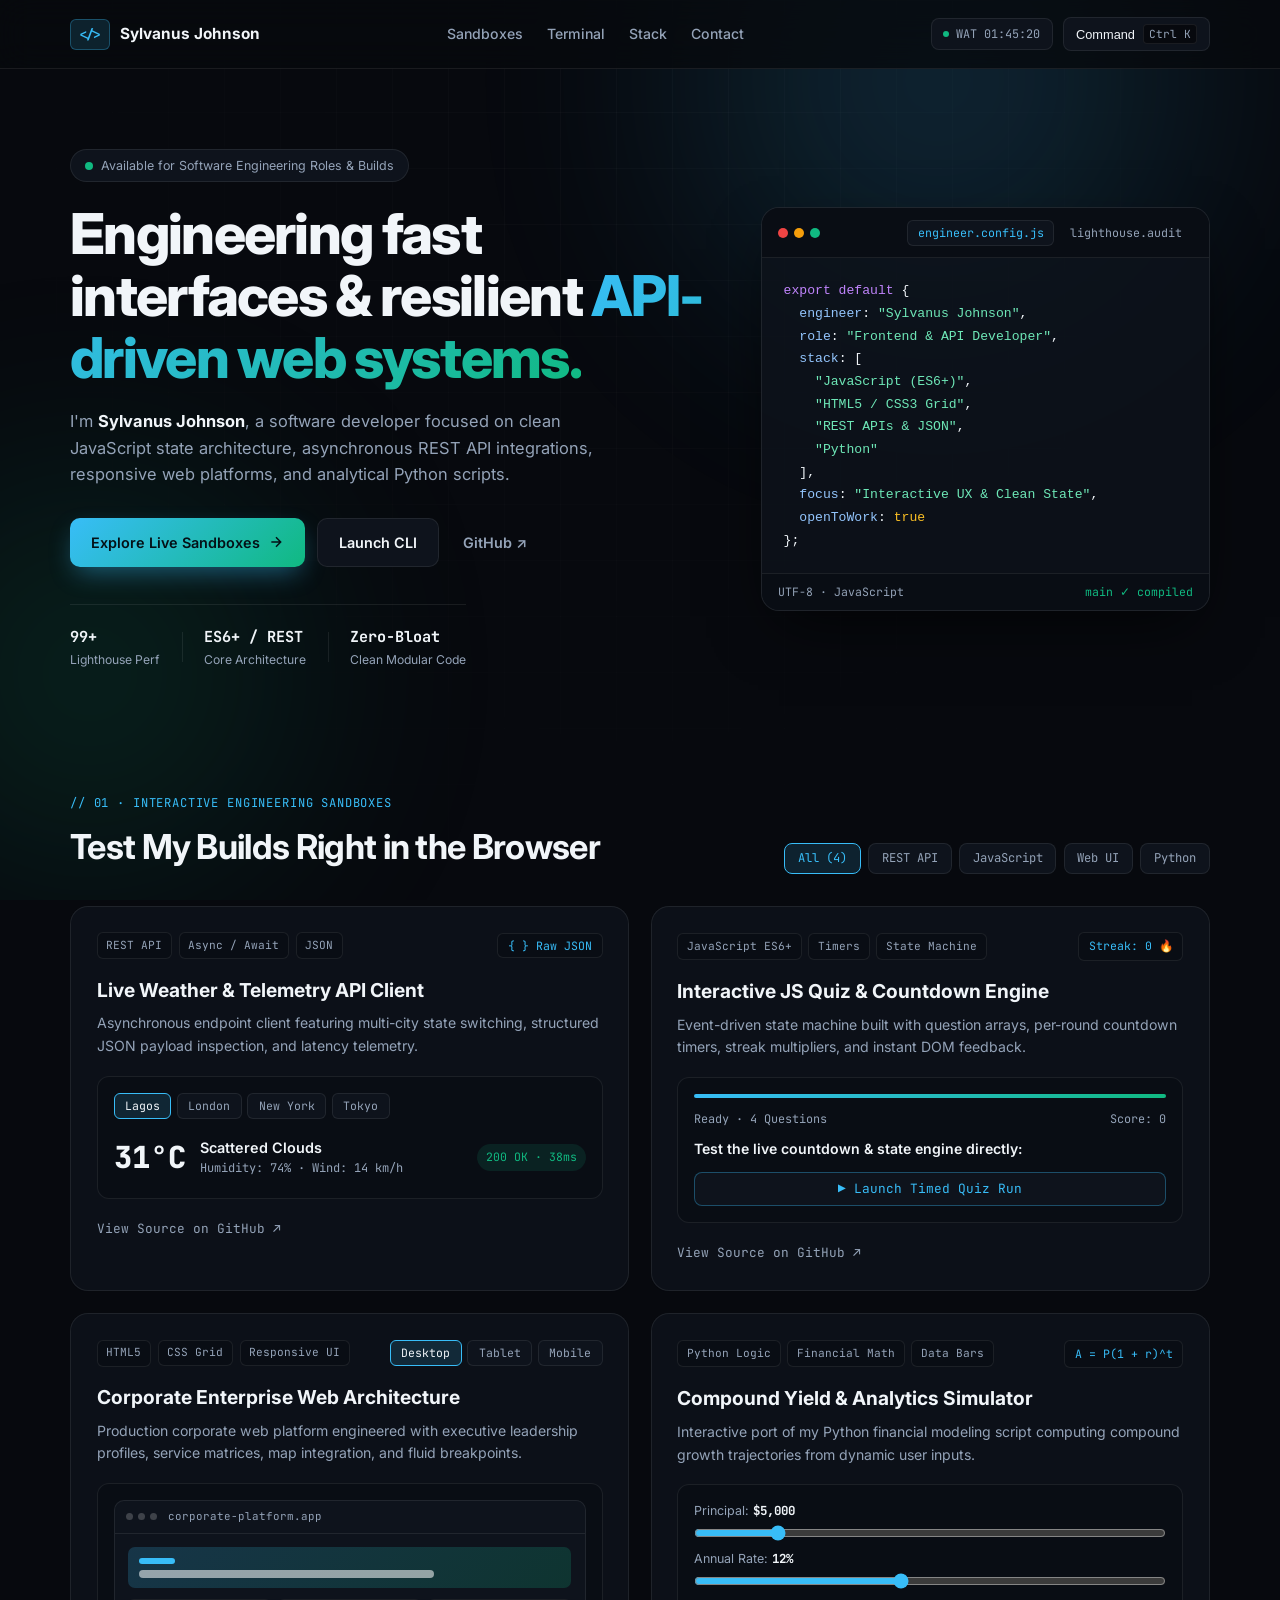
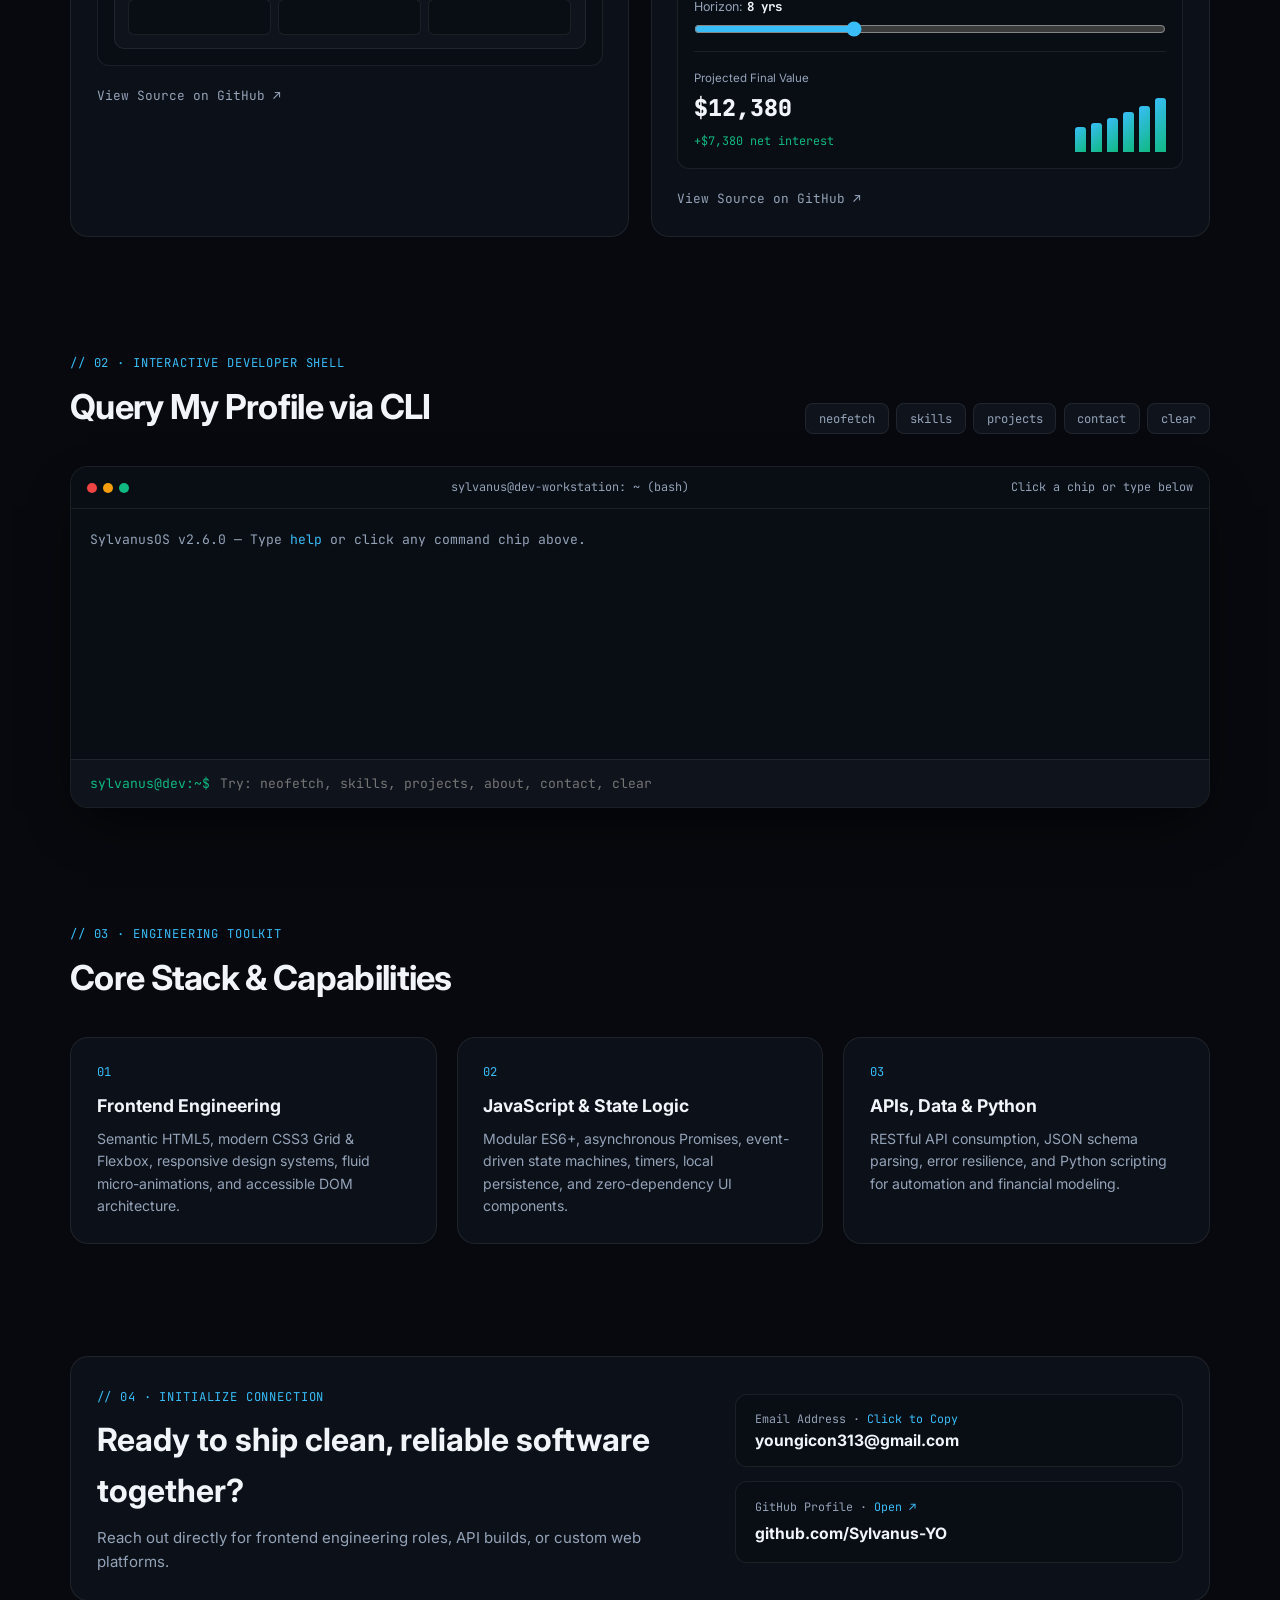
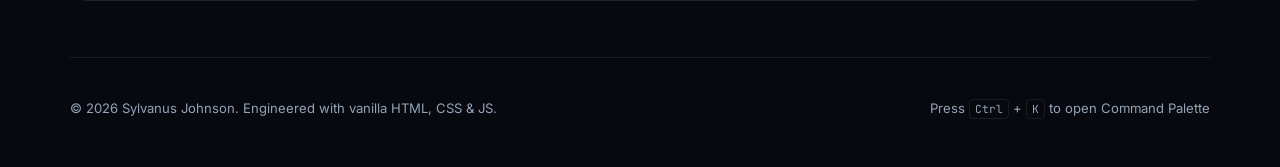
<file: index.html>
<!DOCTYPE html>
<html lang="en">
<head>
  <meta charset="UTF-8" />
  <meta name="viewport" content="width=device-width, initial-scale=1.0" />
  <title>Sylvanus Johnson — Frontend & API Software Engineer</title>
  <meta name="description" content="Software Engineering portfolio of Sylvanus Johnson — Frontend Architecture, REST API Integrations, Interactive JavaScript Systems, and Python Tooling." />
  <link rel="preconnect" href="https://fonts.googleapis.com" />
  <link rel="preconnect" href="https://fonts.gstatic.com" crossorigin />
  <link href="https://fonts.googleapis.com/css2?family=Inter:wght@400;500;600;700;800&family=JetBrains+Mono:wght@400;500;600&display=swap" rel="stylesheet" />
  <link rel="stylesheet" href="style.css" />
</head>
<body>
  <!-- Top Scroll Progress Bar -->
  <div class="scroll-progress" id="scrollProgress"></div>

  <!-- Subtle Engineering Background -->
  <div class="bg-layer" aria-hidden="true">
    <div class="bg-glow glow-cyan"></div>
    <div class="bg-glow glow-emerald"></div>
    <div class="bg-grid"></div>
  </div>

  <!-- Sticky Navigation -->
  <header class="navbar">
    <div class="container nav-inner">
      <a href="#top" class="brand">
        <span class="brand-mark">&lt;/&gt;</span>
        <span class="brand-name">Sylvanus Johnson</span>
      </a>

      <nav class="nav-links" aria-label="Primary Navigation">
        <a href="#projects">Sandboxes</a>
        <a href="#terminal-section">Terminal</a>
        <a href="#stack">Stack</a>
        <a href="#contact">Contact</a>
      </nav>

      <div class="nav-right">
        <div class="clock-pill" title="West Africa Time (UTC+1)">
          <span class="clock-dot"></span>
          <span id="liveClock">WAT --:--:--</span>
        </div>
        <button id="cmdTrigger" class="cmd-btn" type="button" aria-label="Open Command Palette">
          <span>Command</span>
          <kbd>Ctrl K</kbd>
        </button>
      </div>
    </div>
  </header>

  <main id="top" class="container">
    <!-- HERO SECTION -->
    <section class="hero reveal">
      <div class="hero-copy">
        <div class="status-pill">
          <span class="pulse-dot"></span>
          <span>Available for Software Engineering Roles &amp; Builds</span>
        </div>

        <h1 class="hero-title">
          Engineering fast interfaces &amp; resilient <span class="text-gradient">API-driven web systems.</span>
        </h1>

        <p class="hero-sub">
          I'm <strong>Sylvanus Johnson</strong>, a software developer focused on clean JavaScript state architecture, asynchronous REST API integrations, responsive web platforms, and analytical Python scripts.
        </p>

        <div class="hero-actions">
          <a href="#projects" class="btn btn-primary">
            <span>Explore Live Sandboxes</span>
            <svg width="16" height="16" viewBox="0 0 24 24" fill="none" stroke="currentColor" stroke-width="2.2">
              <path d="M5 12h14M12 5l7 7-7 7" />
            </svg>
          </a>
          <a href="#terminal-section" class="btn btn-secondary">Launch CLI</a>
          <a href="https://github.com/Sylvanus-YO" target="_blank" rel="noopener noreferrer" class="btn btn-ghost">
            GitHub ↗
          </a>
        </div>

        <div class="hero-stats">
          <div class="stat-block">
            <span class="stat-num">99+</span>
            <span class="stat-label">Lighthouse Perf</span>
          </div>
          <div class="stat-divider"></div>
          <div class="stat-block">
            <span class="stat-num">ES6+ / REST</span>
            <span class="stat-label">Core Architecture</span>
          </div>
          <div class="stat-divider"></div>
          <div class="stat-block">
            <span class="stat-num">Zero-Bloat</span>
            <span class="stat-label">Clean Modular Code</span>
          </div>
        </div>
      </div>

      <!-- 3D Tilt Interactive IDE / Telemetry Card -->
      <div class="hero-ide-wrap">
        <div class="ide-card" id="ideTilt">
          <div class="ide-bar">
            <div class="ide-dots">
              <span class="dot-red"></span>
              <span class="dot-yellow"></span>
              <span class="dot-green"></span>
            </div>
            <div class="ide-tabs">
              <button class="ide-tab active" data-tab="config" type="button">engineer.config.js</button>
              <button class="ide-tab" data-tab="audit" type="button">lighthouse.audit</button>
            </div>
          </div>

          <!-- Tab 1: Code Config -->
          <div class="ide-body" id="ideTabConfig">
<pre class="code-block"><code><span class="c-kw">export default</span> {
  <span class="c-prop">engineer</span>: <span class="c-str">"Sylvanus Johnson"</span>,
  <span class="c-prop">role</span>: <span class="c-str">"Frontend &amp; API Developer"</span>,
  <span class="c-prop">stack</span>: [
    <span class="c-str">"JavaScript (ES6+)"</span>,
    <span class="c-str">"HTML5 / CSS3 Grid"</span>,
    <span class="c-str">"REST APIs &amp; JSON"</span>,
    <span class="c-str">"Python"</span>
  ],
  <span class="c-prop">focus</span>: <span class="c-str">"Interactive UX &amp; Clean State"</span>,
  <span class="c-prop">openToWork</span>: <span class="c-bool">true</span>
};</code></pre>
          </div>

          <!-- Tab 2: Lighthouse Telemetry -->
          <div class="ide-body hidden" id="ideTabAudit">
            <div class="audit-grid">
              <div class="audit-item">
                <div class="audit-ring">100</div>
                <span>Performance</span>
              </div>
              <div class="audit-item">
                <div class="audit-ring">99</div>
                <span>Accessibility</span>
              </div>
              <div class="audit-item">
                <div class="audit-ring">100</div>
                <span>Best Practices</span>
              </div>
              <div class="audit-item">
                <div class="audit-ring">100</div>
                <span>SEO Ready</span>
              </div>
            </div>
            <div class="audit-note">
              Verified zero-layout-shift (CLS 0.00) &amp; semantic DOM structure.
            </div>
          </div>

          <div class="ide-footer">
            <span>UTF-8 · JavaScript</span>
            <span class="ide-branch">main ✓ compiled</span>
          </div>
        </div>
      </div>
    </section>

    <!-- INTERACTIVE PROJECT SANDBOXES -->
    <section id="projects" class="section reveal">
      <div class="section-head">
        <div>
          <span class="eyebrow">// 01 · INTERACTIVE ENGINEERING SANDBOXES</span>
          <h2 class="section-title">Test My Builds Right in the Browser</h2>
        </div>

        <div class="filter-bar" role="tablist" aria-label="Filter Projects">
          <button class="filter-btn active" data-filter="all" type="button">All (4)</button>
          <button class="filter-btn" data-filter="api" type="button">REST API</button>
          <button class="filter-btn" data-filter="js" type="button">JavaScript</button>
          <button class="filter-btn" data-filter="web" type="button">Web UI</button>
          <button class="filter-btn" data-filter="python" type="button">Python</button>
        </div>
      </div>

      <div class="projects-grid">
        <!-- Sandbox 1: Weather & Telemetry REST API -->
        <article class="project-card spotlight-card" data-category="api">
          <div class="card-meta">
            <div class="tags">
              <span>REST API</span>
              <span>Async / Await</span>
              <span>JSON</span>
            </div>
            <button class="code-pill" id="toggleWeatherJson" type="button">{ } Raw JSON</button>
          </div>

          <h3 class="card-title">Live Weather &amp; Telemetry API Client</h3>
          <p class="card-desc">
            Asynchronous endpoint client featuring multi-city state switching, structured JSON payload inspection, and latency telemetry.
          </p>

          <div class="sandbox-box">
            <div class="seg-controls" id="citySelector">
              <button class="seg-btn active" data-city="lagos" type="button">Lagos</button>
              <button class="seg-btn" data-city="london" type="button">London</button>
              <button class="seg-btn" data-city="newyork" type="button">New York</button>
              <button class="seg-btn" data-city="tokyo" type="button">Tokyo</button>
            </div>

            <div id="weatherVisual" class="weather-visual">
              <div class="weather-main">
                <span class="weather-temp" id="wTemp">31°C</span>
                <div>
                  <div class="weather-cond" id="wCond">Scattered Clouds</div>
                  <div class="weather-sub" id="wSub">Humidity: 74% · Wind: 14 km/h</div>
                </div>
              </div>
              <span class="http-badge" id="wLatency">200 OK · 38ms</span>
            </div>

            <pre id="weatherJson" class="json-viewer hidden"></pre>
          </div>

          <div class="card-links">
            <a href="https://github.com/Sylvanus-YO" target="_blank" rel="noopener noreferrer">View Source on GitHub ↗</a>
          </div>
        </article>

        <!-- Sandbox 2: Interactive JS Timed Quiz Engine -->
        <article class="project-card spotlight-card" data-category="js">
          <div class="card-meta">
            <div class="tags">
              <span>JavaScript ES6+</span>
              <span>Timers</span>
              <span>State Machine</span>
            </div>
            <span class="live-indicator" id="quizStreakBadge">Streak: 0 🔥</span>
          </div>

          <h3 class="card-title">Interactive JS Quiz &amp; Countdown Engine</h3>
          <p class="card-desc">
            Event-driven state machine built with question arrays, per-round countdown timers, streak multipliers, and instant DOM feedback.
          </p>

          <div class="sandbox-box quiz-sandbox">
            <div class="timer-track">
              <div class="timer-fill" id="quizTimerBar"></div>
            </div>

            <div class="quiz-header">
              <span id="quizStep">Ready · 4 Questions</span>
              <span id="quizScore">Score: 0</span>
            </div>

            <p class="quiz-prompt" id="quizPrompt">Test the live countdown &amp; state engine directly:</p>
            <div class="quiz-choices" id="quizChoices">
              <button class="quiz-btn start-quiz-btn" id="startQuizBtn" type="button">▶ Launch Timed Quiz Run</button>
            </div>
          </div>

          <div class="card-links">
            <a href="https://github.com/Sylvanus-YO" target="_blank" rel="noopener noreferrer">View Source on GitHub ↗</a>
          </div>
        </article>

        <!-- Sandbox 3: Corporate Web Platform & Responsive Scrubber -->
        <article class="project-card spotlight-card" data-category="web">
          <div class="card-meta">
            <div class="tags">
              <span>HTML5</span>
              <span>CSS Grid</span>
              <span>Responsive UI</span>
            </div>
            <div class="seg-controls compact" id="vpControls">
              <button class="seg-btn active" data-vp="desktop" type="button">Desktop</button>
              <button class="seg-btn" data-vp="tablet" type="button">Tablet</button>
              <button class="seg-btn" data-vp="mobile" type="button">Mobile</button>
            </div>
          </div>

          <h3 class="card-title">Corporate Enterprise Web Architecture</h3>
          <p class="card-desc">
            Production corporate web platform engineered with executive leadership profiles, service matrices, map integration, and fluid breakpoints.
          </p>

          <div class="sandbox-box vp-stage">
            <div class="mini-browser" id="miniBrowser" data-mode="desktop">
              <div class="mini-bar">
                <span></span><span></span><span></span>
                <em>corporate-platform.app</em>
              </div>
              <div class="mini-content">
                <div class="mini-hero">
                  <div class="mini-pill"></div>
                  <div class="mini-line w-70"></div>
                </div>
                <div class="mini-grid">
                  <div class="mini-card"></div>
                  <div class="mini-card"></div>
                  <div class="mini-card"></div>
                </div>
              </div>
            </div>
          </div>

          <div class="card-links">
            <a href="https://github.com/Sylvanus-YO" target="_blank" rel="noopener noreferrer">View Source on GitHub ↗</a>
          </div>
        </article>

        <!-- Sandbox 4: Python Compound Financial Simulator -->
        <article class="project-card spotlight-card" data-category="python">
          <div class="card-meta">
            <div class="tags">
              <span>Python Logic</span>
              <span>Financial Math</span>
              <span>Data Bars</span>
            </div>
            <span class="code-pill">A = P(1 + r)^t</span>
          </div>

          <h3 class="card-title">Compound Yield &amp; Analytics Simulator</h3>
          <p class="card-desc">
            Interactive port of my Python financial modeling script computing compound growth trajectories from dynamic user inputs.
          </p>

          <div class="sandbox-box calc-sandbox">
            <div class="sliders-grid">
              <label>
                <span>Principal: <strong id="lblPrincipal">$5,000</strong></span>
                <input type="range" id="rngPrincipal" min="1000" max="25000" step="1000" value="5000" />
              </label>
              <label>
                <span>Annual Rate: <strong id="lblRate">12%</strong></span>
                <input type="range" id="rngRate" min="2" max="25" step="1" value="12" />
              </label>
              <label>
                <span>Horizon: <strong id="lblYears">8 yrs</strong></span>
                <input type="range" id="rngYears" min="2" max="20" step="1" value="8" />
              </label>
            </div>

            <div class="calc-output">
              <div>
                <span class="calc-label">Projected Final Value</span>
                <div class="calc-total" id="calcFinal">$12,380</div>
                <span class="calc-profit" id="calcGain">+$7,380 net interest</span>
              </div>
              <div class="bars-chart" id="calcBars" aria-hidden="true"></div>
            </div>
          </div>

          <div class="card-links">
            <a href="https://github.com/Sylvanus-YO" target="_blank" rel="noopener noreferrer">View Source on GitHub ↗</a>
          </div>
        </article>
      </div>
    </section>

    <!-- INTERACTIVE DEVELOPER TERMINAL -->
    <section id="terminal-section" class="section reveal">
      <div class="section-head">
        <div>
          <span class="eyebrow">// 02 · INTERACTIVE DEVELOPER SHELL</span>
          <h2 class="section-title">Query My Profile via CLI</h2>
        </div>
        <div class="cli-chips">
          <button class="cli-chip" data-cmd="neofetch" type="button">neofetch</button>
          <button class="cli-chip" data-cmd="skills" type="button">skills</button>
          <button class="cli-chip" data-cmd="projects" type="button">projects</button>
          <button class="cli-chip" data-cmd="contact" type="button">contact</button>
          <button class="cli-chip" data-cmd="clear" type="button">clear</button>
        </div>
      </div>

      <div class="terminal-window" id="terminalWindow">
        <div class="terminal-bar">
          <div class="ide-dots">
            <span class="dot-red"></span>
            <span class="dot-yellow"></span>
            <span class="dot-green"></span>
          </div>
          <span class="terminal-title">sylvanus@dev-workstation: ~ (bash)</span>
          <span>Click a chip or type below</span>
        </div>

        <div class="terminal-output" id="termOutput">
          <div class="term-line muted">SylvanusOS v2.6.0 — Type <span class="accent">help</span> or click any command chip above.</div>
        </div>

        <form class="terminal-input-row" id="termForm" autocomplete="off">
          <span class="prompt-prefix">sylvanus@dev:~$</span>
          <input type="text" id="termInput" placeholder="Try: neofetch, skills, projects, about, contact, clear" aria-label="Terminal Command Input" />
        </form>
      </div>
    </section>

    <!-- TECH STACK & ARCHITECTURE -->
    <section id="stack" class="section reveal">
      <div class="section-head">
        <div>
          <span class="eyebrow">// 03 · ENGINEERING TOOLKIT</span>
          <h2 class="section-title">Core Stack &amp; Capabilities</h2>
        </div>
      </div>

      <div class="stack-grid">
        <div class="stack-card spotlight-card">
          <span class="stack-index">01</span>
          <h3>Frontend Engineering</h3>
          <p>Semantic HTML5, modern CSS3 Grid &amp; Flexbox, responsive design systems, fluid micro-animations, and accessible DOM architecture.</p>
        </div>
        <div class="stack-card spotlight-card">
          <span class="stack-index">02</span>
          <h3>JavaScript &amp; State Logic</h3>
          <p>Modular ES6+, asynchronous Promises, event-driven state machines, timers, local persistence, and zero-dependency UI components.</p>
        </div>
        <div class="stack-card spotlight-card">
          <span class="stack-index">03</span>
          <h3>APIs, Data &amp; Python</h3>
          <p>RESTful API consumption, JSON schema parsing, error resilience, and Python scripting for automation and financial modeling.</p>
        </div>
      </div>
    </section>

    <!-- CONTACT SECTION -->
    <section id="contact" class="section reveal">
      <div class="contact-banner spotlight-card">
        <div class="contact-text">
          <span class="eyebrow">// 04 · INITIALIZE CONNECTION</span>
          <h2>Ready to ship clean, reliable software together?</h2>
          <p>Reach out directly for frontend engineering roles, API builds, or custom web platforms.</p>
        </div>

        <div class="contact-cards">
          <button type="button" class="contact-box copy-btn" data-copy="youngicon313@gmail.com" data-label="Email">
            <span class="c-top">Email Address · <em>Click to Copy</em></span>
            <strong>youngicon313@gmail.com</strong>
          </button>

          <a href="https://github.com/Sylvanus-YO" target="_blank" rel="noopener noreferrer" class="contact-box">
            <span class="c-top">GitHub Profile · <em>Open ↗</em></span>
            <strong>github.com/Sylvanus-YO</strong>
          </a>
        </div>
      </div>
    </section>
  </main>

  <footer class="footer container">
    <span>© <span id="year"></span> Sylvanus Johnson. Engineered with vanilla HTML, CSS &amp; JS.</span>
    <span>Press <kbd>Ctrl</kbd> + <kbd>K</kbd> to open Command Palette</span>
  </footer>

  <!-- COMMAND PALETTE MODAL -->
  <div id="cmdModal" class="cmd-backdrop hidden" role="dialog" aria-modal="true" aria-label="Command Palette">
    <div class="cmd-dialog">
      <div class="cmd-search">
        <input type="text" id="cmdInput" placeholder="Jump to section, filter builds, or copy email..." autocomplete="off" />
        <button id="cmdClose" class="cmd-esc" type="button">ESC</button>
      </div>
      <div id="cmdList" class="cmd-list"></div>
    </div>
  </div>

  <!-- TOAST -->
  <div id="toast" class="toast" role="status" aria-live="polite"></div>

  <script src="script.js"></script>
</body>
</html>
</file>
<file: style.css>
:root {
  --bg: #07090e;
  --surface: rgba(14, 19, 28, 0.82);
  --surface-solid: #0e131c;
  --surface-inner: #090d14;
  --border: rgba(255, 255, 255, 0.08);
  --border-hover: rgba(56, 189, 248, 0.45);
  --text: #f1f5f9;
  --text-muted: #94a3b8;
  --cyan: #38bdf8;
  --emerald: #10b981;
  --grad: linear-gradient(135deg, #38bdf8 0%, #10b981 100%);
  --spotlight: rgba(56, 189, 248, 0.11);
  --radius-lg: 18px;
  --radius-md: 12px;
  --font-sans: 'Inter', -apple-system, BlinkMacSystemFont, sans-serif;
  --font-mono: 'JetBrains Mono', monospace;
}

* {
  box-sizing: border-box;
  margin: 0;
  padding: 0;
}

html {
  scroll-behavior: smooth;
}

body {
  background-color: var(--bg);
  color: var(--text);
  font-family: var(--font-sans);
  line-height: 1.6;
  overflow-x: hidden;
}

.container {
  width: min(1140px, 92%);
  margin: 0 auto;
}

.hidden {
  display: none !important;
}

/* Scroll Progress */
.scroll-progress {
  position: fixed;
  top: 0;
  left: 0;
  height: 2.5px;
  width: 0%;
  background: var(--grad);
  z-index: 100;
}

/* Subtle Ambient Grid & Glow */
.bg-layer {
  position: fixed;
  inset: 0;
  z-index: -1;
  pointer-events: none;
  overflow: hidden;
}

.bg-glow {
  position: absolute;
  border-radius: 50%;
  filter: blur(130px);
  opacity: 0.16;
}

.glow-cyan {
  width: 480px;
  height: 480px;
  background: var(--cyan);
  top: -160px;
  right: 8%;
}

.glow-emerald {
  width: 380px;
  height: 380px;
  background: var(--emerald);
  bottom: 4%;
  left: -100px;
}

.bg-grid {
  position: absolute;
  inset: 0;
  background-image:
    linear-gradient(to right, rgba(255, 255, 255, 0.035) 1px, transparent 1px),
    linear-gradient(to bottom, rgba(255, 255, 255, 0.035) 1px, transparent 1px);
  background-size: 56px 56px;
  mask-image: radial-gradient(ellipse at top, rgba(0, 0, 0, 0.75), transparent 75%);
  -webkit-mask-image: radial-gradient(ellipse at top, rgba(0, 0, 0, 0.75), transparent 75%);
}

/* Navbar */
.navbar {
  position: sticky;
  top: 0;
  z-index: 60;
  backdrop-filter: blur(16px);
  -webkit-backdrop-filter: blur(16px);
  background: rgba(7, 9, 14, 0.78);
  border-bottom: 1px solid var(--border);
}

.nav-inner {
  display: flex;
  align-items: center;
  justify-content: space-between;
  min-height: 68px;
  gap: 1rem;
  flex-wrap: wrap;
}

.brand {
  display: inline-flex;
  align-items: center;
  gap: 0.6rem;
  text-decoration: none;
  color: var(--text);
  font-weight: 700;
  font-size: 0.96rem;
}

.brand-mark {
  font-family: var(--font-mono);
  font-size: 0.82rem;
  padding: 0.25rem 0.45rem;
  border-radius: 6px;
  background: rgba(56, 189, 248, 0.14);
  color: var(--cyan);
  border: 1px solid rgba(56, 189, 248, 0.3);
}

.nav-links {
  display: flex;
  gap: 1.5rem;
}

.nav-links a {
  color: var(--text-muted);
  text-decoration: none;
  font-size: 0.88rem;
  font-weight: 500;
  transition: color 0.2s ease;
}

.nav-links a:hover {
  color: var(--text);
}

.nav-right {
  display: flex;
  align-items: center;
  gap: 0.65rem;
}

.clock-pill {
  display: inline-flex;
  align-items: center;
  gap: 0.45rem;
  padding: 0.36rem 0.7rem;
  border-radius: 8px;
  background: var(--surface-solid);
  border: 1px solid var(--border);
  font-family: var(--font-mono);
  font-size: 0.74rem;
  color: var(--text-muted);
}

.clock-dot {
  width: 6px;
  height: 6px;
  border-radius: 50%;
  background: var(--emerald);
}

.cmd-btn {
  display: inline-flex;
  align-items: center;
  gap: 0.5rem;
  padding: 0.38rem 0.75rem;
  border-radius: 8px;
  border: 1px solid var(--border);
  background: var(--surface-solid);
  color: var(--text);
  font-size: 0.8rem;
  cursor: pointer;
  transition: border-color 0.2s ease;
}

.cmd-btn:hover {
  border-color: var(--border-hover);
}

kbd {
  font-family: var(--font-mono);
  font-size: 0.7rem;
  padding: 2px 5px;
  border-radius: 4px;
  background: var(--bg);
  border: 1px solid var(--border);
  color: var(--text-muted);
}

/* Hero Section */
.hero {
  display: grid;
  grid-template-columns: 1.18fr 0.82fr;
  gap: 2.8rem;
  align-items: center;
  padding: 5rem 0 4rem;
}

.status-pill {
  display: inline-flex;
  align-items: center;
  gap: 0.55rem;
  padding: 0.36rem 0.85rem;
  border-radius: 999px;
  background: var(--surface-solid);
  border: 1px solid var(--border);
  font-size: 0.78rem;
  color: var(--text-muted);
  margin-bottom: 1.3rem;
}

.pulse-dot {
  width: 8px;
  height: 8px;
  border-radius: 50%;
  background: var(--emerald);
  animation: pulse 2s infinite;
}

@keyframes pulse {
  0% { box-shadow: 0 0 0 0 rgba(16, 185, 129, 0.65); }
  70% { box-shadow: 0 0 0 8px rgba(16, 185, 129, 0); }
  100% { box-shadow: 0 0 0 0 rgba(16, 185, 129, 0); }
}

.hero-title {
  font-size: clamp(2.2rem, 4.4vw, 3.55rem);
  line-height: 1.1;
  letter-spacing: -0.03em;
  font-weight: 800;
  margin-bottom: 1.2rem;
}

.text-gradient {
  background: var(--grad);
  -webkit-background-clip: text;
  background-clip: text;
  color: transparent;
}

.hero-sub {
  color: var(--text-muted);
  font-size: 1.03rem;
  max-width: 56ch;
  margin-bottom: 1.9rem;
}

.hero-sub strong {
  color: var(--text);
}

.hero-actions {
  display: flex;
  flex-wrap: wrap;
  gap: 0.8rem;
  margin-bottom: 2.3rem;
}

.btn {
  display: inline-flex;
  align-items: center;
  gap: 0.5rem;
  padding: 0.75rem 1.3rem;
  border-radius: 10px;
  font-size: 0.9rem;
  font-weight: 600;
  text-decoration: none;
  transition: transform 0.2s ease, border-color 0.2s ease, box-shadow 0.2s ease;
}

.btn-primary {
  background: var(--grad);
  color: #041016;
  box-shadow: 0 10px 26px -6px rgba(56, 189, 248, 0.45);
}

.btn-primary:hover {
  transform: translateY(-2px);
}

.btn-secondary {
  background: var(--surface-solid);
  color: var(--text);
  border: 1px solid var(--border);
}

.btn-secondary:hover {
  border-color: var(--border-hover);
  transform: translateY(-2px);
}

.btn-ghost {
  color: var(--text-muted);
  padding-inline: 0.7rem;
}

.btn-ghost:hover {
  color: var(--text);
}

.hero-stats {
  display: inline-flex;
  align-items: center;
  gap: 1.35rem;
  padding-top: 1.3rem;
  border-top: 1px solid var(--border);
}

.stat-block {
  display: flex;
  flex-direction: column;
}

.stat-num {
  font-family: var(--font-mono);
  font-weight: 700;
  font-size: 0.95rem;
  color: var(--text);
}

.stat-label {
  font-size: 0.76rem;
  color: var(--text-muted);
}

.stat-divider {
  width: 1px;
  height: 30px;
  background: var(--border);
}

/* Hero IDE Card */
.hero-ide-wrap {
  perspective: 1000px;
}

.ide-card {
  background: var(--surface);
  border: 1px solid var(--border);
  border-radius: var(--radius-lg);
  overflow: hidden;
  box-shadow: 0 24px 60px -18px rgba(0, 0, 0, 0.75);
  transition: transform 0.16s ease-out, border-color 0.25s ease;
}

.ide-card:hover {
  border-color: var(--border-hover);
}

.ide-bar,
.terminal-bar {
  display: flex;
  align-items: center;
  justify-content: space-between;
  padding: 0.7rem 1rem;
  background: var(--surface-inner);
  border-bottom: 1px solid var(--border);
}

.ide-dots {
  display: flex;
  gap: 6px;
}

.ide-dots span {
  width: 10px;
  height: 10px;
  border-radius: 50%;
}

.dot-red { background: #ef4444; }
.dot-yellow { background: #f59e0b; }
.dot-green { background: #10b981; }

.ide-tabs {
  display: flex;
  gap: 0.35rem;
}

.ide-tab {
  background: transparent;
  border: 1px solid transparent;
  color: var(--text-muted);
  font-family: var(--font-mono);
  font-size: 0.73rem;
  padding: 0.25rem 0.6rem;
  border-radius: 6px;
  cursor: pointer;
}

.ide-tab.active {
  background: var(--surface-solid);
  border-color: var(--border);
  color: var(--cyan);
}

.ide-body {
  padding: 1.35rem;
  min-height: 225px;
}

.code-block {
  font-family: var(--font-mono);
  font-size: 0.82rem;
  line-height: 1.65;
  overflow-x: auto;
}

.c-kw { color: #c084fc; }
.c-prop { color: #93c5fd; }
.c-str { color: #6ee7b7; }
.c-bool { color: #fbbf24; }

.audit-grid {
  display: grid;
  grid-template-columns: repeat(2, 1fr);
  gap: 0.85rem;
  margin-bottom: 1rem;
}

.audit-item {
  display: flex;
  align-items: center;
  gap: 0.7rem;
  padding: 0.65rem;
  border-radius: 10px;
  background: var(--surface-inner);
  border: 1px solid var(--border);
  font-size: 0.8rem;
}

.audit-ring {
  width: 38px;
  height: 38px;
  border-radius: 50%;
  border: 2px solid var(--emerald);
  color: var(--emerald);
  display: grid;
  place-items: center;
  font-family: var(--font-mono);
  font-weight: 700;
  font-size: 0.78rem;
}

.audit-note {
  font-family: var(--font-mono);
  font-size: 0.73rem;
  color: var(--text-muted);
}

.ide-footer {
  display: flex;
  justify-content: space-between;
  padding: 0.55rem 1rem;
  background: var(--surface-inner);
  border-top: 1px solid var(--border);
  font-family: var(--font-mono);
  font-size: 0.72rem;
  color: var(--text-muted);
}

.ide-branch {
  color: var(--emerald);
}

/* Section Headers & Filter */
.section {
  padding: 3.5rem 0;
}

.section-head {
  display: flex;
  justify-content: space-between;
  align-items: flex-end;
  flex-wrap: wrap;
  gap: 1rem;
  margin-bottom: 2rem;
}

.eyebrow {
  font-family: var(--font-mono);
  font-size: 0.76rem;
  color: var(--cyan);
  letter-spacing: 0.07em;
}

.section-title {
  font-size: clamp(1.55rem, 2.8vw, 2.15rem);
  letter-spacing: -0.02em;
  margin-top: 0.25rem;
}

.filter-bar,
.cli-chips {
  display: flex;
  flex-wrap: wrap;
  gap: 0.45rem;
}

.filter-btn,
.cli-chip {
  background: var(--surface-solid);
  border: 1px solid var(--border);
  color: var(--text-muted);
  font-family: var(--font-mono);
  font-size: 0.76rem;
  padding: 0.4rem 0.8rem;
  border-radius: 8px;
  cursor: pointer;
  transition: all 0.2s ease;
}

.filter-btn:hover,
.cli-chip:hover {
  border-color: var(--border-hover);
  color: var(--text);
}

.filter-btn.active {
  background: rgba(56, 189, 248, 0.14);
  border-color: var(--cyan);
  color: var(--cyan);
}

/* Spotlight Cards & Projects Grid */
.projects-grid {
  display: grid;
  grid-template-columns: repeat(2, 1fr);
  gap: 1.35rem;
}

.spotlight-card {
  position: relative;
  background: var(--surface);
  border: 1px solid var(--border);
  border-radius: var(--radius-lg);
  padding: 1.6rem;
  overflow: hidden;
  backdrop-filter: blur(12px);
  transition: border-color 0.25s ease, transform 0.25s ease;
}

.spotlight-card::before {
  content: "";
  position: absolute;
  inset: 0;
  background: radial-gradient(
    460px circle at var(--mx, 50%) var(--my, 50%),
    var(--spotlight),
    transparent 45%
  );
  opacity: 0;
  pointer-events: none;
  transition: opacity 0.3s ease;
}

.spotlight-card:hover::before {
  opacity: 1;
}

.spotlight-card:hover {
  border-color: var(--border-hover);
  transform: translateY(-2px);
}

.card-meta {
  display: flex;
  justify-content: space-between;
  align-items: center;
  gap: 0.5rem;
  flex-wrap: wrap;
  margin-bottom: 0.95rem;
}

.tags {
  display: flex;
  flex-wrap: wrap;
  gap: 0.4rem;
}

.tags span {
  font-family: var(--font-mono);
  font-size: 0.7rem;
  padding: 0.22rem 0.55rem;
  border-radius: 6px;
  background: var(--surface-inner);
  border: 1px solid var(--border);
  color: var(--text-muted);
}

.code-pill,
.live-indicator {
  font-family: var(--font-mono);
  font-size: 0.72rem;
  padding: 0.25rem 0.6rem;
  border-radius: 6px;
  background: var(--surface-inner);
  border: 1px solid var(--border);
  color: var(--cyan);
}

button.code-pill {
  cursor: pointer;
}

button.code-pill:hover {
  border-color: var(--cyan);
}

.card-title {
  font-size: 1.2rem;
  margin-bottom: 0.45rem;
}

.card-desc {
  font-size: 0.88rem;
  color: var(--text-muted);
  margin-bottom: 1.15rem;
}

.sandbox-box {
  background: var(--surface-inner);
  border: 1px solid var(--border);
  border-radius: var(--radius-md);
  padding: 1rem;
  margin-bottom: 1rem;
}

.seg-controls {
  display: flex;
  flex-wrap: wrap;
  gap: 0.35rem;
  margin-bottom: 0.9rem;
}

.seg-controls.compact {
  margin-bottom: 0;
}

.seg-btn {
  background: var(--surface-solid);
  border: 1px solid var(--border);
  color: var(--text-muted);
  font-family: var(--font-mono);
  font-size: 0.72rem;
  padding: 0.28rem 0.65rem;
  border-radius: 6px;
  cursor: pointer;
}

.seg-btn.active {
  border-color: var(--cyan);
  color: var(--text);
  background: rgba(56, 189, 248, 0.14);
}

/* Weather API Sandbox */
.weather-visual {
  display: flex;
  justify-content: space-between;
  align-items: center;
  gap: 0.75rem;
  flex-wrap: wrap;
}

.weather-main {
  display: flex;
  align-items: center;
  gap: 0.9rem;
}

.weather-temp {
  font-family: var(--font-mono);
  font-size: 1.9rem;
  font-weight: 800;
}

.weather-cond {
  font-weight: 600;
  font-size: 0.9rem;
}

.weather-sub {
  font-family: var(--font-mono);
  font-size: 0.75rem;
  color: var(--text-muted);
}

.http-badge {
  font-family: var(--font-mono);
  font-size: 0.72rem;
  color: var(--emerald);
  background: rgba(16, 185, 129, 0.12);
  padding: 0.24rem 0.55rem;
  border-radius: 999px;
}

.json-viewer {
  font-family: var(--font-mono);
  font-size: 0.74rem;
  color: #6ee7b7;
  overflow-x: auto;
  line-height: 1.45;
}

/* Quiz Sandbox */
.timer-track {
  height: 4px;
  background: var(--surface-solid);
  border-radius: 99px;
  overflow: hidden;
  margin-bottom: 0.75rem;
}

.timer-fill {
  height: 100%;
  width: 100%;
  background: var(--grad);
  transition: width 0.1s linear;
}

.quiz-header {
  display: flex;
  justify-content: space-between;
  font-family: var(--font-mono);
  font-size: 0.74rem;
  color: var(--text-muted);
  margin-bottom: 0.55rem;
}

.quiz-prompt {
  font-size: 0.88rem;
  font-weight: 600;
  margin-bottom: 0.7rem;
}

.quiz-choices {
  display: grid;
  gap: 0.42rem;
}

.quiz-btn {
  text-align: left;
  padding: 0.48rem 0.75rem;
  border-radius: 8px;
  border: 1px solid var(--border);
  background: var(--surface-solid);
  color: var(--text);
  font-size: 0.8rem;
  cursor: pointer;
  transition: border-color 0.2s ease, background 0.2s ease;
}

.quiz-btn:hover {
  border-color: var(--cyan);
}

.start-quiz-btn {
  text-align: center;
  font-family: var(--font-mono);
  color: var(--cyan);
  border-color: rgba(56, 189, 248, 0.35);
}

.quiz-btn.correct {
  border-color: var(--emerald);
  background: rgba(16, 185, 129, 0.16);
}

.quiz-btn.wrong {
  border-color: #ef4444;
  background: rgba(239, 68, 68, 0.16);
}

/* Responsive Viewport Sandbox */
.vp-stage {
  display: flex;
  justify-content: center;
}

.mini-browser {
  width: 100%;
  border: 1px solid var(--border);
  border-radius: 10px;
  background: var(--surface-solid);
  overflow: hidden;
  transition: width 0.35s cubic-bezier(0.22, 1, 0.36, 1);
}

.mini-browser[data-mode="tablet"] { width: 70%; }
.mini-browser[data-mode="mobile"] { width: 44%; }

.mini-bar {
  display: flex;
  align-items: center;
  gap: 5px;
  padding: 0.45rem 0.7rem;
  border-bottom: 1px solid var(--border);
  font-family: var(--font-mono);
  font-size: 0.68rem;
  color: var(--text-muted);
}

.mini-bar span {
  width: 7px;
  height: 7px;
  border-radius: 50%;
  background: rgba(255, 255, 255, 0.2);
}

.mini-bar em {
  font-style: normal;
  margin-left: 0.4rem;
}

.mini-content {
  padding: 0.85rem;
}

.mini-hero {
  padding: 0.65rem;
  border-radius: 7px;
  background: linear-gradient(135deg, rgba(56, 189, 248, 0.2), rgba(16, 185, 129, 0.2));
  margin-bottom: 0.65rem;
}

.mini-pill {
  width: 36px;
  height: 6px;
  border-radius: 99px;
  background: var(--cyan);
  margin-bottom: 6px;
}

.mini-line {
  height: 8px;
  border-radius: 99px;
  background: rgba(255, 255, 255, 0.55);
}

.w-70 { width: 70%; }

.mini-grid {
  display: grid;
  grid-template-columns: repeat(3, 1fr);
  gap: 0.45rem;
}

.mini-browser[data-mode="tablet"] .mini-grid {
  grid-template-columns: repeat(2, 1fr);
}

.mini-browser[data-mode="mobile"] .mini-grid {
  grid-template-columns: 1fr;
}

.mini-card {
  height: 36px;
  border-radius: 6px;
  background: var(--surface-inner);
  border: 1px solid var(--border);
}

/* Compound Analytics Sandbox */
.sliders-grid {
  display: grid;
  gap: 0.55rem;
  margin-bottom: 0.9rem;
}

.sliders-grid label {
  display: flex;
  flex-direction: column;
  gap: 0.2rem;
  font-size: 0.78rem;
  color: var(--text-muted);
}

.sliders-grid strong {
  color: var(--text);
  font-family: var(--font-mono);
}

input[type="range"] {
  width: 100%;
  accent-color: var(--cyan);
  cursor: pointer;
}

.calc-output {
  display: flex;
  justify-content: space-between;
  align-items: flex-end;
  gap: 1rem;
  padding-top: 0.75rem;
  border-top: 1px solid var(--border);
}

.calc-label {
  font-size: 0.72rem;
  color: var(--text-muted);
}

.calc-total {
  font-family: var(--font-mono);
  font-size: 1.45rem;
  font-weight: 800;
}

.calc-profit {
  font-family: var(--font-mono);
  font-size: 0.74rem;
  color: var(--emerald);
}

.bars-chart {
  display: flex;
  align-items: flex-end;
  gap: 5px;
  height: 54px;
}

.bar-col {
  width: 11px;
  border-radius: 3px 3px 0 0;
  background: var(--grad);
  transition: height 0.25s ease;
}

.card-links a {
  font-family: var(--font-mono);
  font-size: 0.8rem;
  color: var(--text-muted);
  text-decoration: none;
}

.card-links a:hover {
  color: var(--cyan);
}

/* Interactive Terminal */
.terminal-window {
  background: var(--surface-inner);
  border: 1px solid var(--border);
  border-radius: var(--radius-lg);
  overflow: hidden;
  box-shadow: 0 22px 50px -18px rgba(0, 0, 0, 0.8);
}

.terminal-bar {
  font-family: var(--font-mono);
  font-size: 0.74rem;
  color: var(--text-muted);
}

.terminal-output {
  padding: 1.2rem;
  height: 250px;
  overflow-y: auto;
  font-family: var(--font-mono);
  font-size: 0.82rem;
  display: flex;
  flex-direction: column;
  gap: 0.45rem;
}

.term-line {
  white-space: pre-wrap;
  word-break: break-word;
}

.term-line.muted { color: var(--text-muted); }
.term-line .accent { color: var(--cyan); }
.term-line .ok { color: var(--emerald); }

.terminal-input-row {
  display: flex;
  align-items: center;
  gap: 0.6rem;
  padding: 0.8rem 1.2rem;
  border-top: 1px solid var(--border);
  background: var(--surface-solid);
}

.prompt-prefix {
  font-family: var(--font-mono);
  font-size: 0.82rem;
  color: var(--emerald);
  white-space: nowrap;
}

#termInput {
  flex: 1;
  background: transparent;
  border: none;
  outline: none;
  color: var(--text);
  font-family: var(--font-mono);
  font-size: 0.82rem;
}

/* Stack Grid */
.stack-grid {
  display: grid;
  grid-template-columns: repeat(3, 1fr);
  gap: 1.25rem;
}

.stack-index {
  font-family: var(--font-mono);
  font-size: 0.76rem;
  color: var(--cyan);
  display: block;
  margin-bottom: 0.6rem;
}

.stack-card h3 {
  font-size: 1.1rem;
  margin-bottom: 0.45rem;
}

.stack-card p {
  font-size: 0.88rem;
  color: var(--text-muted);
}

/* Contact Section */
.contact-banner {
  display: grid;
  grid-template-columns: 1.15fr 0.85fr;
  gap: 2rem;
  align-items: center;
}

.contact-text h2 {
  font-size: clamp(1.5rem, 2.6vw, 2rem);
  margin: 0.35rem 0 0.6rem;
}

.contact-text p {
  color: var(--text-muted);
  font-size: 0.94rem;
}

.contact-cards {
  display: grid;
  gap: 0.85rem;
}

.contact-box {
  display: flex;
  flex-direction: column;
  align-items: flex-start;
  gap: 0.25rem;
  padding: 1rem 1.2rem;
  border-radius: 12px;
  background: var(--surface-inner);
  border: 1px solid var(--border);
  color: var(--text);
  text-decoration: none;
  font-family: inherit;
  cursor: pointer;
  transition: border-color 0.2s ease;
}

.contact-box:hover {
  border-color: var(--cyan);
}

.c-top {
  font-family: var(--font-mono);
  font-size: 0.73rem;
  color: var(--text-muted);
}

.c-top em {
  font-style: normal;
  color: var(--cyan);
}

.contact-box strong {
  font-size: 0.98rem;
  word-break: break-all;
}

/* Footer */
.footer {
  display: flex;
  justify-content: space-between;
  flex-wrap: wrap;
  gap: 1rem;
  padding: 2.5rem 0 3rem;
  border-top: 1px solid var(--border);
  font-size: 0.82rem;
  color: var(--text-muted);
}

/* Command Palette */
.cmd-backdrop {
  position: fixed;
  inset: 0;
  z-index: 120;
  background: rgba(0, 0, 0, 0.72);
  backdrop-filter: blur(6px);
  display: grid;
  place-items: start center;
  padding-top: 14vh;
}

.cmd-dialog {
  width: min(520px, 92%);
  background: var(--surface-solid);
  border: 1px solid var(--border-hover);
  border-radius: 14px;
  overflow: hidden;
  box-shadow: 0 24px 60px rgba(0, 0, 0, 0.75);
}

.cmd-search {
  display: flex;
  align-items: center;
  padding: 0.85rem 1rem;
  border-bottom: 1px solid var(--border);
}

#cmdInput {
  flex: 1;
  background: transparent;
  border: none;
  outline: none;
  color: var(--text);
  font-size: 0.92rem;
  font-family: var(--font-sans);
}

.cmd-esc {
  background: var(--bg);
  color: var(--text-muted);
  border: 1px solid var(--border);
  border-radius: 6px;
  padding: 0.2rem 0.5rem;
  font-family: var(--font-mono);
  font-size: 0.72rem;
  cursor: pointer;
}

.cmd-list {
  max-height: 270px;
  overflow-y: auto;
  padding: 0.45rem;
}

.cmd-item {
  width: 100%;
  display: flex;
  justify-content: space-between;
  align-items: center;
  padding: 0.65rem 0.85rem;
  border: none;
  background: transparent;
  color: var(--text);
  border-radius: 8px;
  font-size: 0.86rem;
  cursor: pointer;
  text-align: left;
}

.cmd-item:hover {
  background: rgba(56, 189, 248, 0.14);
}

.cmd-item span:last-child {
  font-family: var(--font-mono);
  font-size: 0.72rem;
  color: var(--text-muted);
}

/* Toast */
.toast {
  position: fixed;
  bottom: 24px;
  right: 24px;
  z-index: 140;
  background: var(--surface-solid);
  border: 1px solid var(--cyan);
  color: var(--text);
  padding: 0.7rem 1.1rem;
  border-radius: 10px;
  font-family: var(--font-mono);
  font-size: 0.8rem;
  opacity: 0;
  transform: translateY(10px);
  pointer-events: none;
  transition: opacity 0.22s ease, transform 0.22s ease;
}

.toast.show {
  opacity: 1;
  transform: translateY(0);
}

/* Scroll Reveal */
.reveal {
  opacity: 0;
  transform: translateY(20px);
  transition: opacity 0.6s ease, transform 0.6s ease;
}

.reveal.visible {
  opacity: 1;
  transform: translateY(0);
}

/* Responsive Breakpoints */
@media (max-width: 920px) {
  .hero,
  .projects-grid,
  .stack-grid,
  .contact-banner {
    grid-template-columns: 1fr;
  }

  .nav-links {
    display: none;
  }
}
</file>
